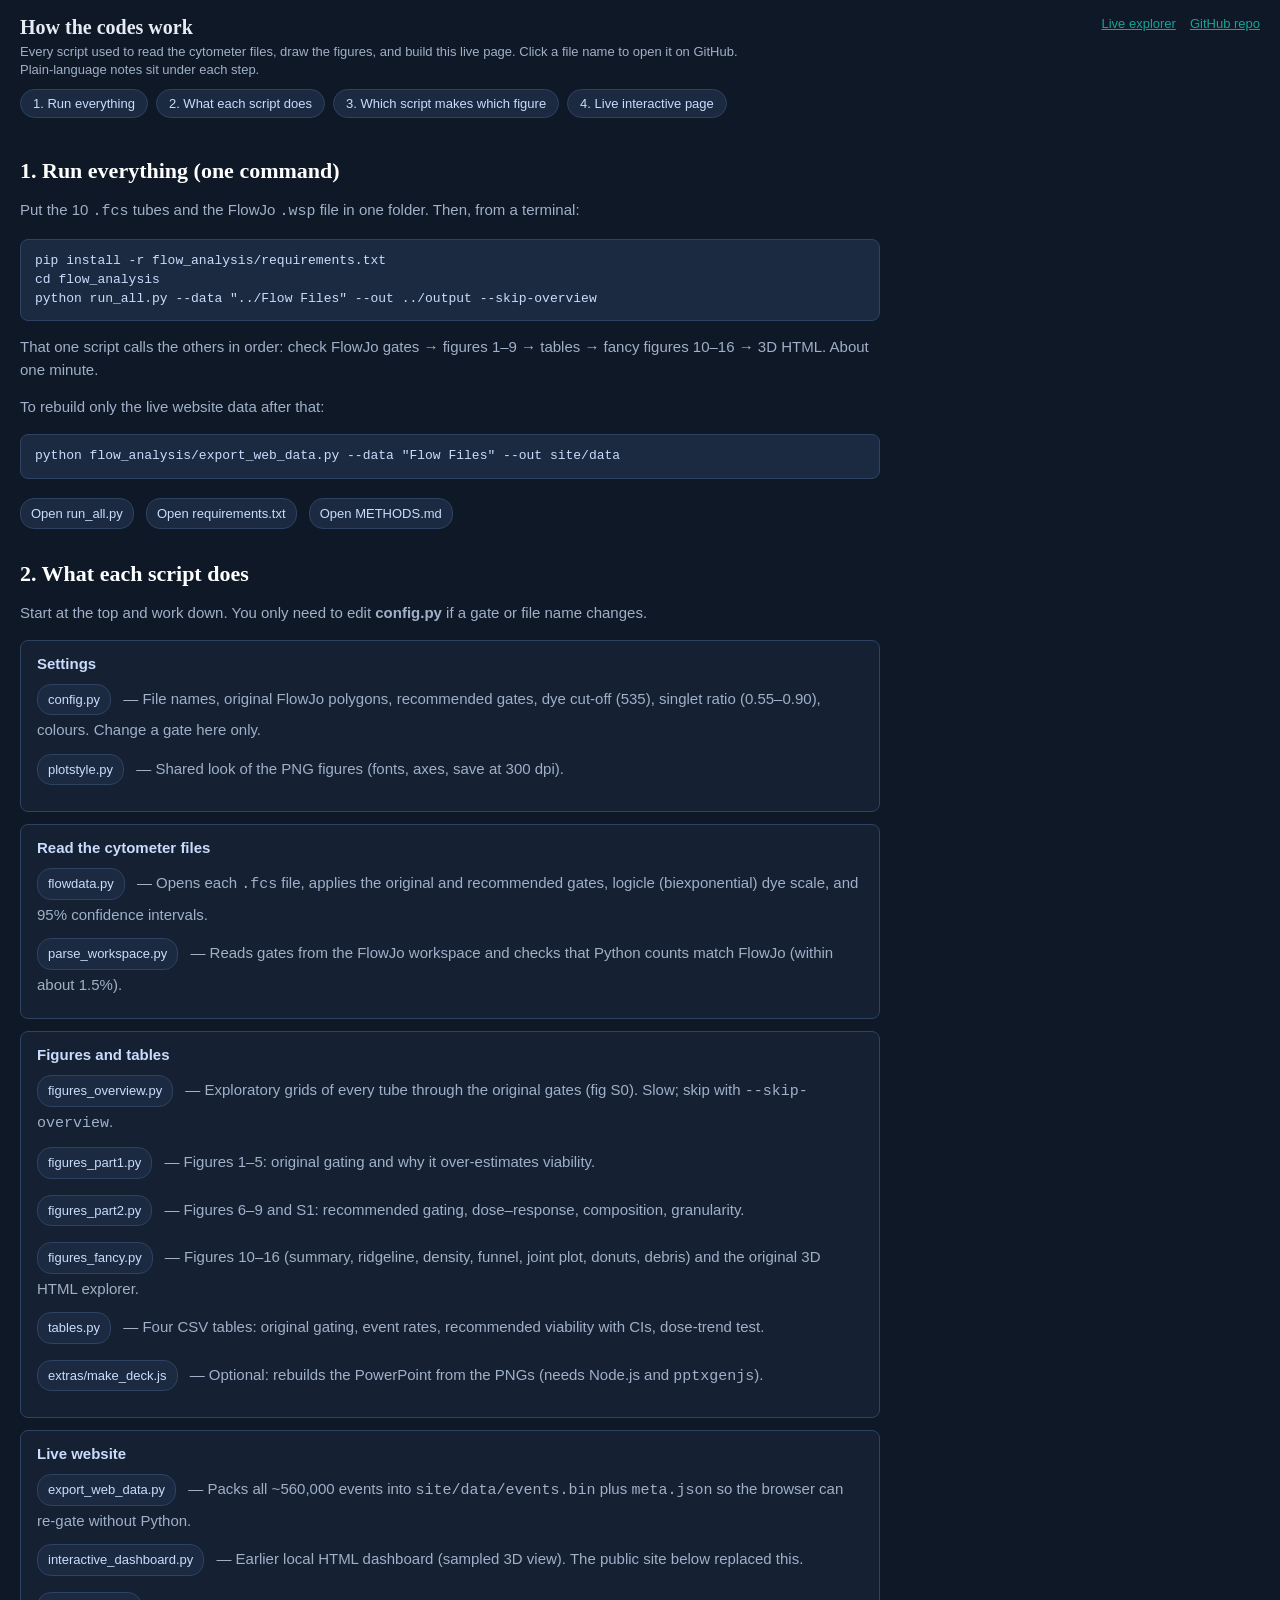
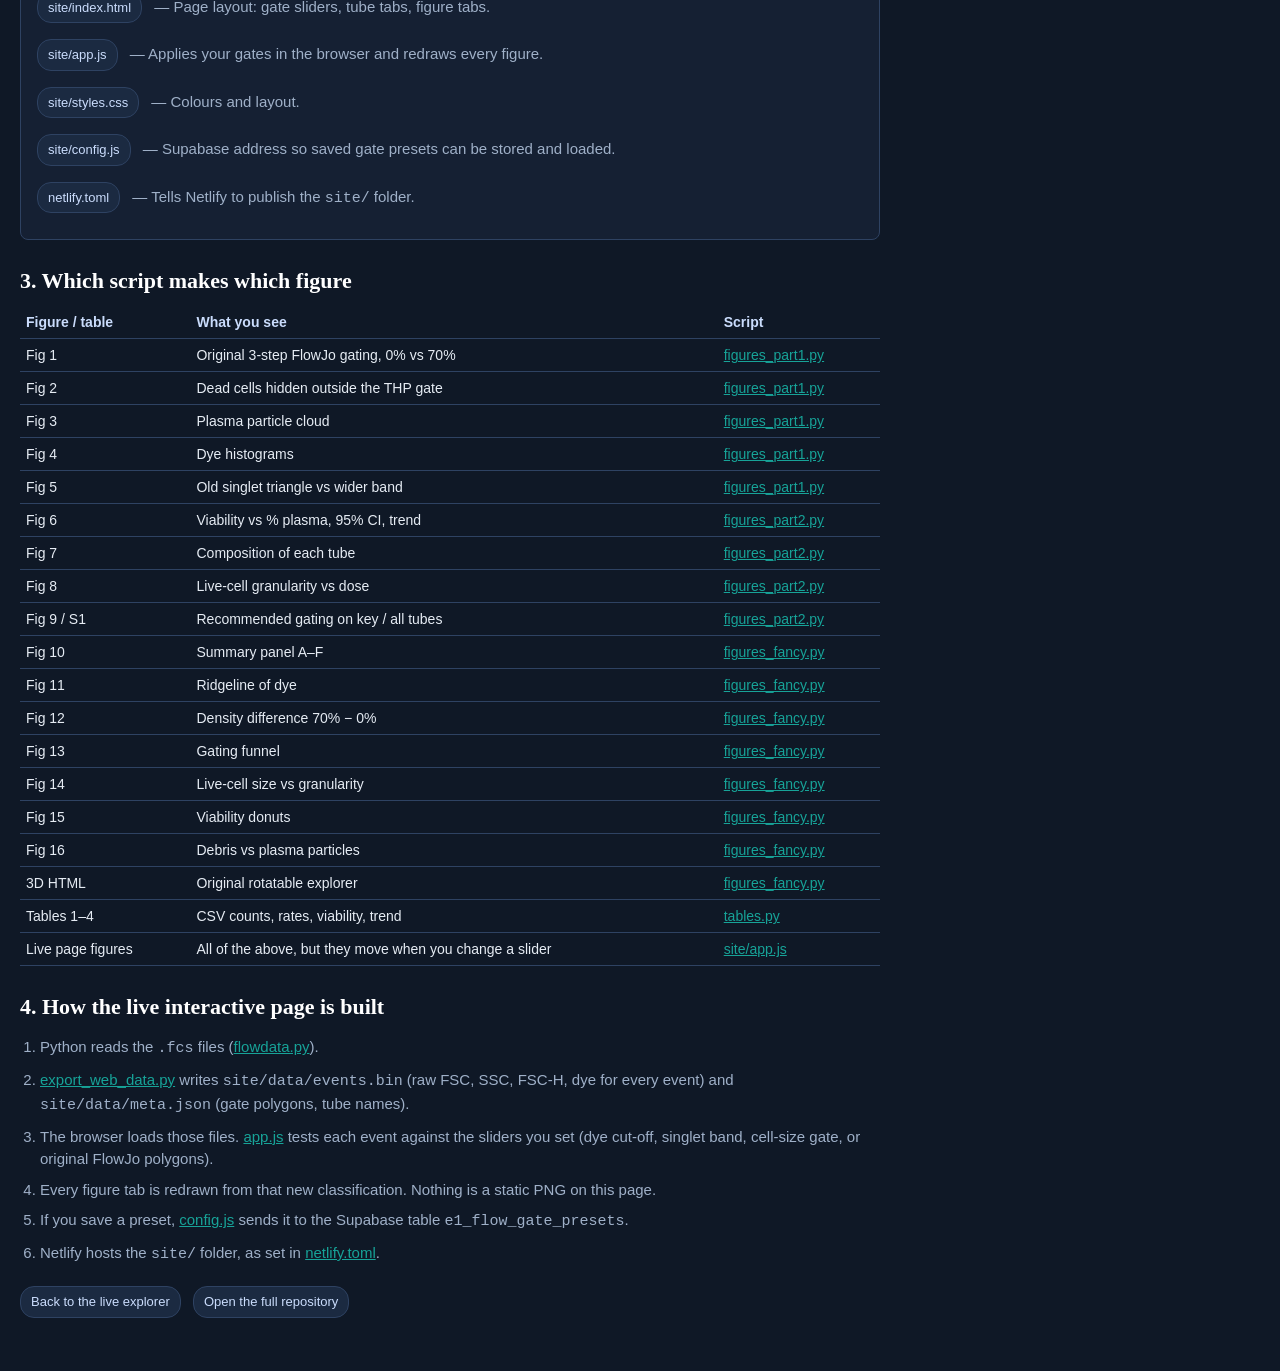
<file: site/codes.html>
<!DOCTYPE html>
<html lang="en">
<head>
  <meta charset="utf-8">
  <meta name="viewport" content="width=device-width, initial-scale=1">
  <title>How the codes work · E1 THP-1 plasma</title>
  <link rel="stylesheet" href="styles.css">
</head>
<body class="guide-page">
  <header>
    <div>
      <h1>How the codes work</h1>
      <p class="sub">Every script used to read the cytometer files, draw the figures, and build this live page. Click a file name to open it on GitHub. Plain-language notes sit under each step.</p>
    </div>
    <div class="header-links">
      <a href="index.html">Live explorer</a>
      <a href="https://github.com/drmahmoodhachim-gif/thp1-plasma-flow" target="_blank" rel="noopener">GitHub repo</a>
    </div>
  </header>

  <nav class="jump">
    <a href="#run">1. Run everything</a>
    <a href="#scripts">2. What each script does</a>
    <a href="#figures">3. Which script makes which figure</a>
    <a href="#web">4. Live interactive page</a>
  </nav>

  <main class="guide">
    <section id="run">
      <h2>1. Run everything (one command)</h2>
      <p>Put the 10 <code>.fcs</code> tubes and the FlowJo <code>.wsp</code> file in one folder. Then, from a terminal:</p>
      <pre>pip install -r flow_analysis/requirements.txt
cd flow_analysis
python run_all.py --data "../Flow Files" --out ../output --skip-overview</pre>
      <p>That one script calls the others in order: check FlowJo gates → figures 1–9 → tables → fancy figures 10–16 → 3D HTML. About one minute.</p>
      <p>To rebuild only the live website data after that:</p>
      <pre>python flow_analysis/export_web_data.py --data "Flow Files" --out site/data</pre>
      <p>
        <a class="file" href="https://github.com/drmahmoodhachim-gif/thp1-plasma-flow/blob/main/flow_analysis/run_all.py">Open run_all.py</a>
        <a class="file" href="https://github.com/drmahmoodhachim-gif/thp1-plasma-flow/blob/main/flow_analysis/requirements.txt">Open requirements.txt</a>
        <a class="file" href="https://github.com/drmahmoodhachim-gif/thp1-plasma-flow/blob/main/METHODS.md">Open METHODS.md</a>
      </p>
    </section>

    <section id="scripts">
      <h2>2. What each script does</h2>
      <p>Start at the top and work down. You only need to edit <strong>config.py</strong> if a gate or file name changes.</p>

      <article class="card">
        <h3>Settings</h3>
        <p><a class="file" href="https://github.com/drmahmoodhachim-gif/thp1-plasma-flow/blob/main/flow_analysis/config.py">config.py</a> — File names, original FlowJo polygons, recommended gates, dye cut-off (535), singlet ratio (0.55–0.90), colours. Change a gate here only.</p>
        <p><a class="file" href="https://github.com/drmahmoodhachim-gif/thp1-plasma-flow/blob/main/flow_analysis/plotstyle.py">plotstyle.py</a> — Shared look of the PNG figures (fonts, axes, save at 300 dpi).</p>
      </article>

      <article class="card">
        <h3>Read the cytometer files</h3>
        <p><a class="file" href="https://github.com/drmahmoodhachim-gif/thp1-plasma-flow/blob/main/flow_analysis/flowdata.py">flowdata.py</a> — Opens each <code>.fcs</code> file, applies the original and recommended gates, logicle (biexponential) dye scale, and 95% confidence intervals.</p>
        <p><a class="file" href="https://github.com/drmahmoodhachim-gif/thp1-plasma-flow/blob/main/flow_analysis/parse_workspace.py">parse_workspace.py</a> — Reads gates from the FlowJo workspace and checks that Python counts match FlowJo (within about 1.5%).</p>
      </article>

      <article class="card">
        <h3>Figures and tables</h3>
        <p><a class="file" href="https://github.com/drmahmoodhachim-gif/thp1-plasma-flow/blob/main/flow_analysis/figures_overview.py">figures_overview.py</a> — Exploratory grids of every tube through the original gates (fig S0). Slow; skip with <code>--skip-overview</code>.</p>
        <p><a class="file" href="https://github.com/drmahmoodhachim-gif/thp1-plasma-flow/blob/main/flow_analysis/figures_part1.py">figures_part1.py</a> — Figures 1–5: original gating and why it over-estimates viability.</p>
        <p><a class="file" href="https://github.com/drmahmoodhachim-gif/thp1-plasma-flow/blob/main/flow_analysis/figures_part2.py">figures_part2.py</a> — Figures 6–9 and S1: recommended gating, dose–response, composition, granularity.</p>
        <p><a class="file" href="https://github.com/drmahmoodhachim-gif/thp1-plasma-flow/blob/main/flow_analysis/figures_fancy.py">figures_fancy.py</a> — Figures 10–16 (summary, ridgeline, density, funnel, joint plot, donuts, debris) and the original 3D HTML explorer.</p>
        <p><a class="file" href="https://github.com/drmahmoodhachim-gif/thp1-plasma-flow/blob/main/flow_analysis/tables.py">tables.py</a> — Four CSV tables: original gating, event rates, recommended viability with CIs, dose-trend test.</p>
        <p><a class="file" href="https://github.com/drmahmoodhachim-gif/thp1-plasma-flow/blob/main/flow_analysis/extras/make_deck.js">extras/make_deck.js</a> — Optional: rebuilds the PowerPoint from the PNGs (needs Node.js and <code>pptxgenjs</code>).</p>
      </article>

      <article class="card">
        <h3>Live website</h3>
        <p><a class="file" href="https://github.com/drmahmoodhachim-gif/thp1-plasma-flow/blob/main/flow_analysis/export_web_data.py">export_web_data.py</a> — Packs all ~560,000 events into <code>site/data/events.bin</code> plus <code>meta.json</code> so the browser can re-gate without Python.</p>
        <p><a class="file" href="https://github.com/drmahmoodhachim-gif/thp1-plasma-flow/blob/main/flow_analysis/interactive_dashboard.py">interactive_dashboard.py</a> — Earlier local HTML dashboard (sampled 3D view). The public site below replaced this.</p>
        <p><a class="file" href="https://github.com/drmahmoodhachim-gif/thp1-plasma-flow/blob/main/site/index.html">site/index.html</a> — Page layout: gate sliders, tube tabs, figure tabs.</p>
        <p><a class="file" href="https://github.com/drmahmoodhachim-gif/thp1-plasma-flow/blob/main/site/app.js">site/app.js</a> — Applies your gates in the browser and redraws every figure.</p>
        <p><a class="file" href="https://github.com/drmahmoodhachim-gif/thp1-plasma-flow/blob/main/site/styles.css">site/styles.css</a> — Colours and layout.</p>
        <p><a class="file" href="https://github.com/drmahmoodhachim-gif/thp1-plasma-flow/blob/main/site/config.js">site/config.js</a> — Supabase address so saved gate presets can be stored and loaded.</p>
        <p><a class="file" href="https://github.com/drmahmoodhachim-gif/thp1-plasma-flow/blob/main/netlify.toml">netlify.toml</a> — Tells Netlify to publish the <code>site/</code> folder.</p>
      </article>
    </section>

    <section id="figures">
      <h2>3. Which script makes which figure</h2>
      <table>
        <thead><tr><th>Figure / table</th><th>What you see</th><th>Script</th></tr></thead>
        <tbody>
          <tr><td>Fig 1</td><td>Original 3-step FlowJo gating, 0% vs 70%</td><td><a href="https://github.com/drmahmoodhachim-gif/thp1-plasma-flow/blob/main/flow_analysis/figures_part1.py">figures_part1.py</a></td></tr>
          <tr><td>Fig 2</td><td>Dead cells hidden outside the THP gate</td><td><a href="https://github.com/drmahmoodhachim-gif/thp1-plasma-flow/blob/main/flow_analysis/figures_part1.py">figures_part1.py</a></td></tr>
          <tr><td>Fig 3</td><td>Plasma particle cloud</td><td><a href="https://github.com/drmahmoodhachim-gif/thp1-plasma-flow/blob/main/flow_analysis/figures_part1.py">figures_part1.py</a></td></tr>
          <tr><td>Fig 4</td><td>Dye histograms</td><td><a href="https://github.com/drmahmoodhachim-gif/thp1-plasma-flow/blob/main/flow_analysis/figures_part1.py">figures_part1.py</a></td></tr>
          <tr><td>Fig 5</td><td>Old singlet triangle vs wider band</td><td><a href="https://github.com/drmahmoodhachim-gif/thp1-plasma-flow/blob/main/flow_analysis/figures_part1.py">figures_part1.py</a></td></tr>
          <tr><td>Fig 6</td><td>Viability vs % plasma, 95% CI, trend</td><td><a href="https://github.com/drmahmoodhachim-gif/thp1-plasma-flow/blob/main/flow_analysis/figures_part2.py">figures_part2.py</a></td></tr>
          <tr><td>Fig 7</td><td>Composition of each tube</td><td><a href="https://github.com/drmahmoodhachim-gif/thp1-plasma-flow/blob/main/flow_analysis/figures_part2.py">figures_part2.py</a></td></tr>
          <tr><td>Fig 8</td><td>Live-cell granularity vs dose</td><td><a href="https://github.com/drmahmoodhachim-gif/thp1-plasma-flow/blob/main/flow_analysis/figures_part2.py">figures_part2.py</a></td></tr>
          <tr><td>Fig 9 / S1</td><td>Recommended gating on key / all tubes</td><td><a href="https://github.com/drmahmoodhachim-gif/thp1-plasma-flow/blob/main/flow_analysis/figures_part2.py">figures_part2.py</a></td></tr>
          <tr><td>Fig 10</td><td>Summary panel A–F</td><td><a href="https://github.com/drmahmoodhachim-gif/thp1-plasma-flow/blob/main/flow_analysis/figures_fancy.py">figures_fancy.py</a></td></tr>
          <tr><td>Fig 11</td><td>Ridgeline of dye</td><td><a href="https://github.com/drmahmoodhachim-gif/thp1-plasma-flow/blob/main/flow_analysis/figures_fancy.py">figures_fancy.py</a></td></tr>
          <tr><td>Fig 12</td><td>Density difference 70% − 0%</td><td><a href="https://github.com/drmahmoodhachim-gif/thp1-plasma-flow/blob/main/flow_analysis/figures_fancy.py">figures_fancy.py</a></td></tr>
          <tr><td>Fig 13</td><td>Gating funnel</td><td><a href="https://github.com/drmahmoodhachim-gif/thp1-plasma-flow/blob/main/flow_analysis/figures_fancy.py">figures_fancy.py</a></td></tr>
          <tr><td>Fig 14</td><td>Live-cell size vs granularity</td><td><a href="https://github.com/drmahmoodhachim-gif/thp1-plasma-flow/blob/main/flow_analysis/figures_fancy.py">figures_fancy.py</a></td></tr>
          <tr><td>Fig 15</td><td>Viability donuts</td><td><a href="https://github.com/drmahmoodhachim-gif/thp1-plasma-flow/blob/main/flow_analysis/figures_fancy.py">figures_fancy.py</a></td></tr>
          <tr><td>Fig 16</td><td>Debris vs plasma particles</td><td><a href="https://github.com/drmahmoodhachim-gif/thp1-plasma-flow/blob/main/flow_analysis/figures_fancy.py">figures_fancy.py</a></td></tr>
          <tr><td>3D HTML</td><td>Original rotatable explorer</td><td><a href="https://github.com/drmahmoodhachim-gif/thp1-plasma-flow/blob/main/flow_analysis/figures_fancy.py">figures_fancy.py</a></td></tr>
          <tr><td>Tables 1–4</td><td>CSV counts, rates, viability, trend</td><td><a href="https://github.com/drmahmoodhachim-gif/thp1-plasma-flow/blob/main/flow_analysis/tables.py">tables.py</a></td></tr>
          <tr><td>Live page figures</td><td>All of the above, but they move when you change a slider</td><td><a href="https://github.com/drmahmoodhachim-gif/thp1-plasma-flow/blob/main/site/app.js">site/app.js</a></td></tr>
        </tbody>
      </table>
    </section>

    <section id="web">
      <h2>4. How the live interactive page is built</h2>
      <ol class="steps">
        <li>Python reads the <code>.fcs</code> files (<a href="https://github.com/drmahmoodhachim-gif/thp1-plasma-flow/blob/main/flow_analysis/flowdata.py">flowdata.py</a>).</li>
        <li><a href="https://github.com/drmahmoodhachim-gif/thp1-plasma-flow/blob/main/flow_analysis/export_web_data.py">export_web_data.py</a> writes <code>site/data/events.bin</code> (raw FSC, SSC, FSC-H, dye for every event) and <code>site/data/meta.json</code> (gate polygons, tube names).</li>
        <li>The browser loads those files. <a href="https://github.com/drmahmoodhachim-gif/thp1-plasma-flow/blob/main/site/app.js">app.js</a> tests each event against the sliders you set (dye cut-off, singlet band, cell-size gate, or original FlowJo polygons).</li>
        <li>Every figure tab is redrawn from that new classification. Nothing is a static PNG on this page.</li>
        <li>If you save a preset, <a href="https://github.com/drmahmoodhachim-gif/thp1-plasma-flow/blob/main/site/config.js">config.js</a> sends it to the Supabase table <code>e1_flow_gate_presets</code>.</li>
        <li>Netlify hosts the <code>site/</code> folder, as set in <a href="https://github.com/drmahmoodhachim-gif/thp1-plasma-flow/blob/main/netlify.toml">netlify.toml</a>.</li>
      </ol>
      <p><a class="file" href="index.html">Back to the live explorer</a>
        <a class="file" href="https://github.com/drmahmoodhachim-gif/thp1-plasma-flow">Open the full repository</a></p>
    </section>
  </main>
</body>
</html>
</file>
<file: site/styles.css>
:root{
  --bg:#0F1826; --panel:#152033; --card:#1B2A41; --line:#2E4262;
  --teal:#17A398; --coral:#E4572E; --purple:#7B6FD0; --grey:#8A94A6;
  --text:#E6ECF4; --muted:#9FB0C8; --soft:#CADCFC;
}
*{box-sizing:border-box}
html,body{margin:0;min-height:100%;background:var(--bg);color:var(--text);
  font-family:Calibri,Segoe UI,Helvetica,Arial,sans-serif}
#boot{position:fixed;inset:0;display:flex;align-items:center;justify-content:center;
  background:var(--bg);z-index:20;font-size:18px;color:var(--muted)}
#boot.gone{display:none}
header{padding:16px 20px 10px;display:flex;justify-content:space-between;gap:16px;align-items:flex-start}
h1{font-size:20px;margin:0 0 4px;font-family:Cambria,Georgia,serif}
.sub{margin:0;color:var(--muted);font-size:13px;max-width:740px;line-height:1.4}
.header-links a{color:var(--teal);font-size:13px}
.shell{display:grid;grid-template-columns:280px minmax(0,1fr);gap:12px;padding:0 16px 16px;min-height:calc(100vh - 92px)}
aside{background:var(--panel);border:1px solid var(--line);border-radius:8px;padding:14px;align-self:start}
aside h2{margin:12px 0 8px;font-size:13px;letter-spacing:.04em;text-transform:uppercase;color:var(--muted);font-weight:700}
aside h2:first-child{margin-top:0}
label{display:block;font-size:12px;color:var(--muted);margin:10px 0}
input[type=range]{width:100%;accent-color:var(--teal)}
input[type=text],select{width:100%;margin-top:4px;background:var(--card);color:var(--text);
  border:1px solid var(--line);border-radius:6px;padding:7px 8px;font-size:13px}
.val{display:block;color:var(--soft);font-size:12px;margin-top:2px}
button{width:100%;margin-top:8px;background:var(--card);color:var(--soft);border:1px solid var(--line);
  border-radius:16px;padding:8px 12px;font-size:13px;cursor:pointer}
button:hover{border-color:var(--teal)}
#saveBtn,#resetBtn{background:#1B2A41}
#saveBtn{background:var(--teal);color:#fff;border-color:var(--teal)}
.hint,.status,.cap{font-size:12px;color:var(--muted);line-height:1.4}
.status{min-height:1.2em;margin:6px 0 0}
.main{min-width:0;display:flex;flex-direction:column;gap:8px}
.tabs,.figs{display:flex;flex-wrap:wrap;gap:6px}
.tabs button,.figs button{width:auto;margin:0;padding:6px 12px}
.tabs button.on,.figs button.on{background:var(--teal);color:#fff;border-color:var(--teal)}
.stats{font-size:13px;color:var(--muted)} .stats b{color:#fff}
#plot{flex:1;min-height:520px;background:var(--panel);border:1px solid var(--line);border-radius:8px}
.donut-grid{display:grid;grid-template-columns:repeat(5,1fr);gap:12px;padding:16px}
.donut{text-align:center}
.donut .ring{width:110px;height:110px;border-radius:50%;margin:0 auto 8px;
  display:grid;place-items:center}
.donut .hole{width:72px;height:72px;border-radius:50%;background:var(--panel);
  display:grid;place-items:center;font-size:16px;font-weight:700;color:#fff}
.donut .name{font-size:13px;font-weight:700}
.donut .sub2{font-size:11px;color:var(--muted)}
.header-links{display:flex;gap:14px;align-items:center;flex-wrap:wrap}
.guide-page .jump{display:flex;flex-wrap:wrap;gap:8px;padding:0 20px 12px}
.guide-page .jump a{background:var(--card);color:var(--soft);border:1px solid var(--line);border-radius:16px;padding:6px 12px;font-size:13px;text-decoration:none}
.guide-page .jump a:hover{border-color:var(--teal);color:#fff}
.guide{max-width:900px;padding:0 20px 48px}
.guide h2{font-family:Cambria,Georgia,serif;font-size:22px;margin:28px 0 10px;color:#fff}
.guide h3{margin:0 0 8px;font-size:15px;color:var(--soft)}
.guide p,.guide li{color:var(--muted);font-size:15px;line-height:1.5}
.guide .card{background:var(--panel);border:1px solid var(--line);border-radius:8px;padding:14px 16px;margin:12px 0}
.guide .card p{margin:8px 0}
.guide a{color:var(--teal)}
.guide a.file{display:inline-block;margin:4px 8px 4px 0;padding:5px 10px;border:1px solid var(--line);border-radius:14px;text-decoration:none;font-size:13px;background:var(--card);color:var(--soft)}
.guide a.file:hover{border-color:var(--teal);color:#fff}
.guide pre{background:var(--card);border:1px solid var(--line);border-radius:8px;padding:12px 14px;overflow:auto;color:var(--soft);font-size:13px;line-height:1.45}
.guide table{width:100%;border-collapse:collapse;font-size:14px;margin:12px 0 24px}
.guide th,.guide td{border-bottom:1px solid var(--line);padding:8px 6px;text-align:left;vertical-align:top}
.guide th{color:var(--soft);font-weight:700}
.guide .steps{padding-left:20px}
.guide .steps li{margin:8px 0}
@media (max-width:980px){
  .shell{grid-template-columns:1fr}
  .donut-grid{grid-template-columns:repeat(2,1fr)}
}
</file>
